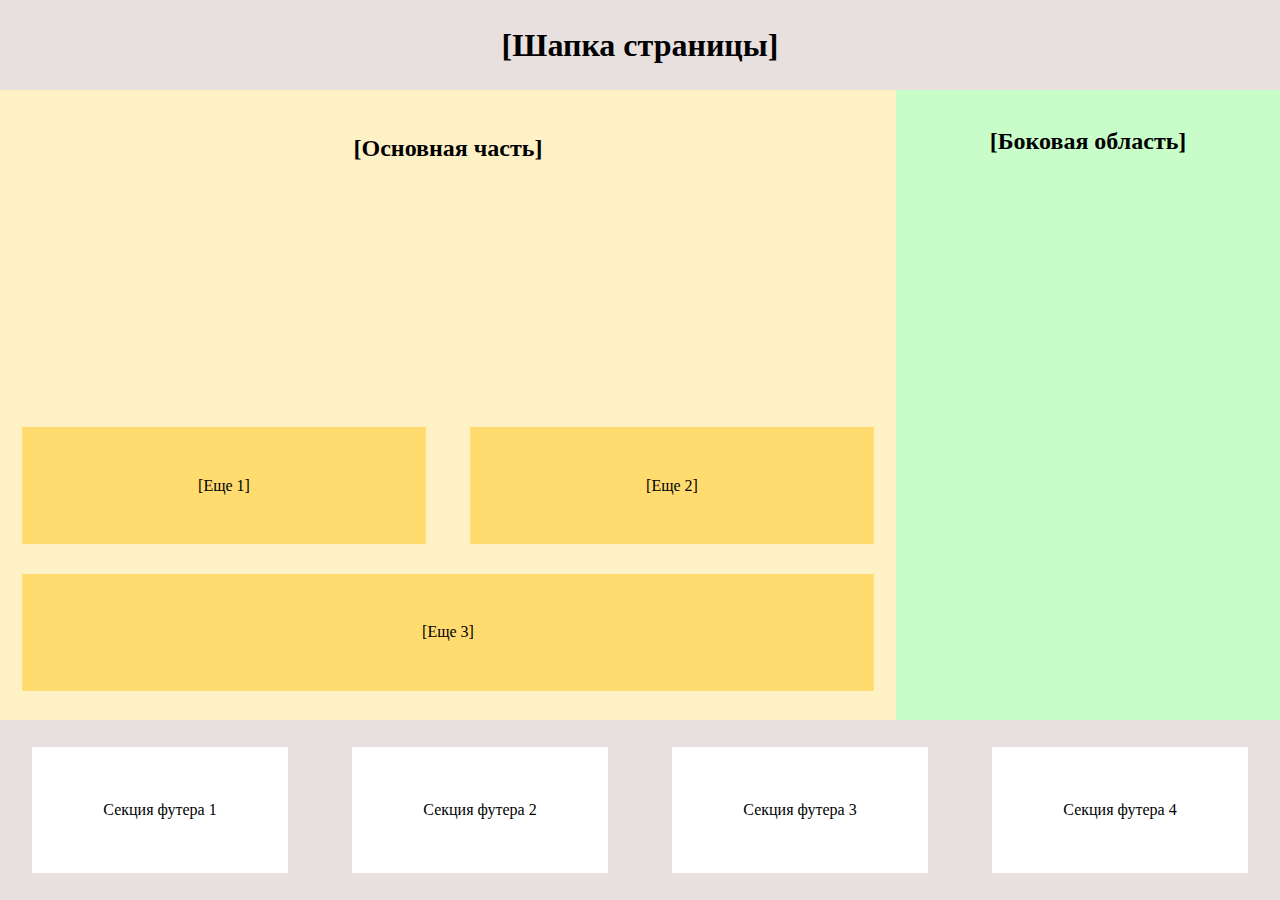
<file: Задание 2/index.html>
<!DOCTYPE html>
<html lang="en">
<head>
    <meta charset="UTF-8">
    <meta http-equiv="X-UA-Compatible" content="IE=edge">
    <meta name="viewport" content="width=device-width, initial-scale=1.0">
    <title>Document</title>
    <link rel="stylesheet" href="./css/normalize.css">
    <link rel="stylesheet" href="./css/style.css">
</head>
<body>
    <div class="grid-container">
        <header>
            <div class="header-text">
                <h1>[Шапка страницы]</h1>
            </div>
        </header>
        <main>
            <section class="main-text">
                <h2>[Основная часть]</h2>
            </section>
            <div class="main_grid_text">
                <div class="grid_item box1">
                    <div class="text_submain">
                        [Еще 1]
                    </div>
                </div>
                <div class="grid_item box2">
                    <div class="text_submain">
                        [Еще 2]
                    </div>
                </div>
                <div class="grid_item box3">
                    <div class="text_submain">
                        [Еще 3]
                    </div>
                </div>
            </div>
        </main>
        <aside>
            <h2>[Боковая область]</h2>
        </aside>
        <footer>
            <section class="section_footer">Секция футера 1</section>
            <section class="section_footer">Секция футера 2</section>
            <section class="section_footer">Секция футера 3</section>
            <section class="section_footer">Секция футера 4</section>
        </footer>
    </div>
</body>
</html>
</file>
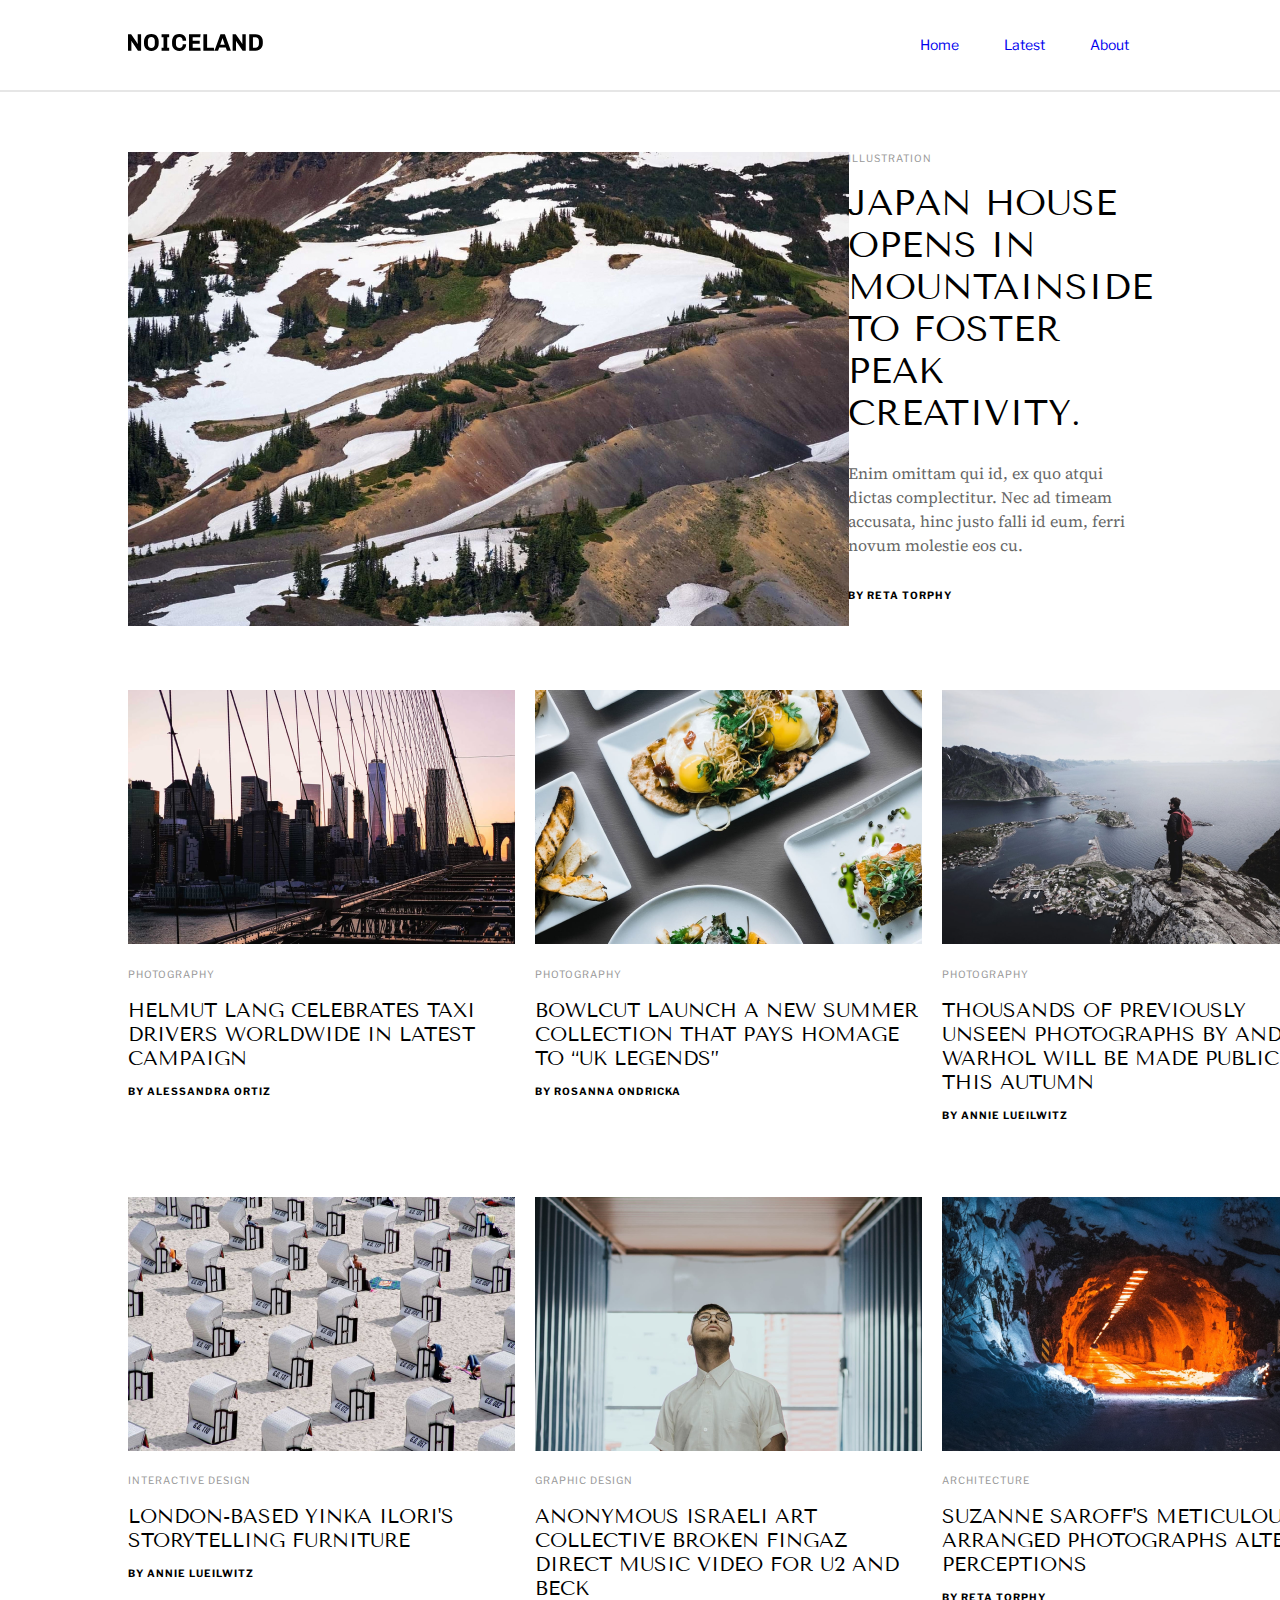
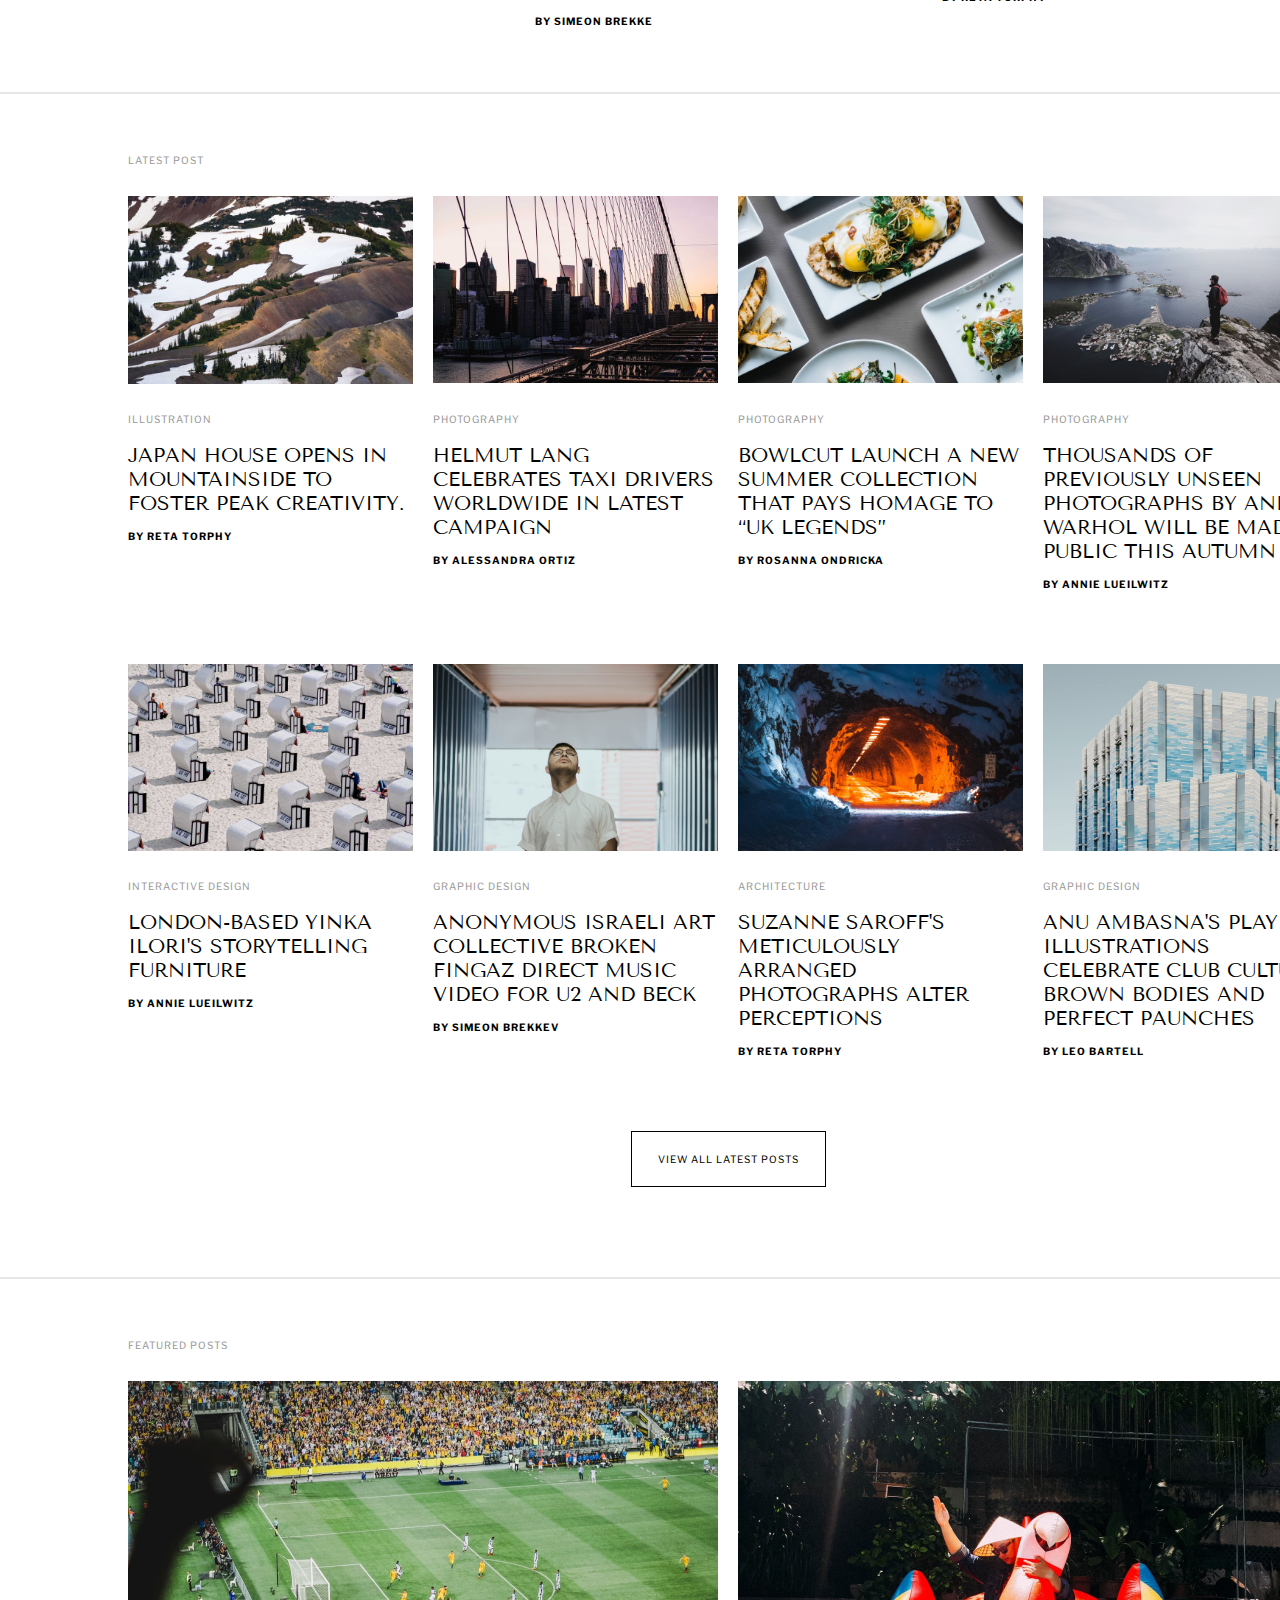
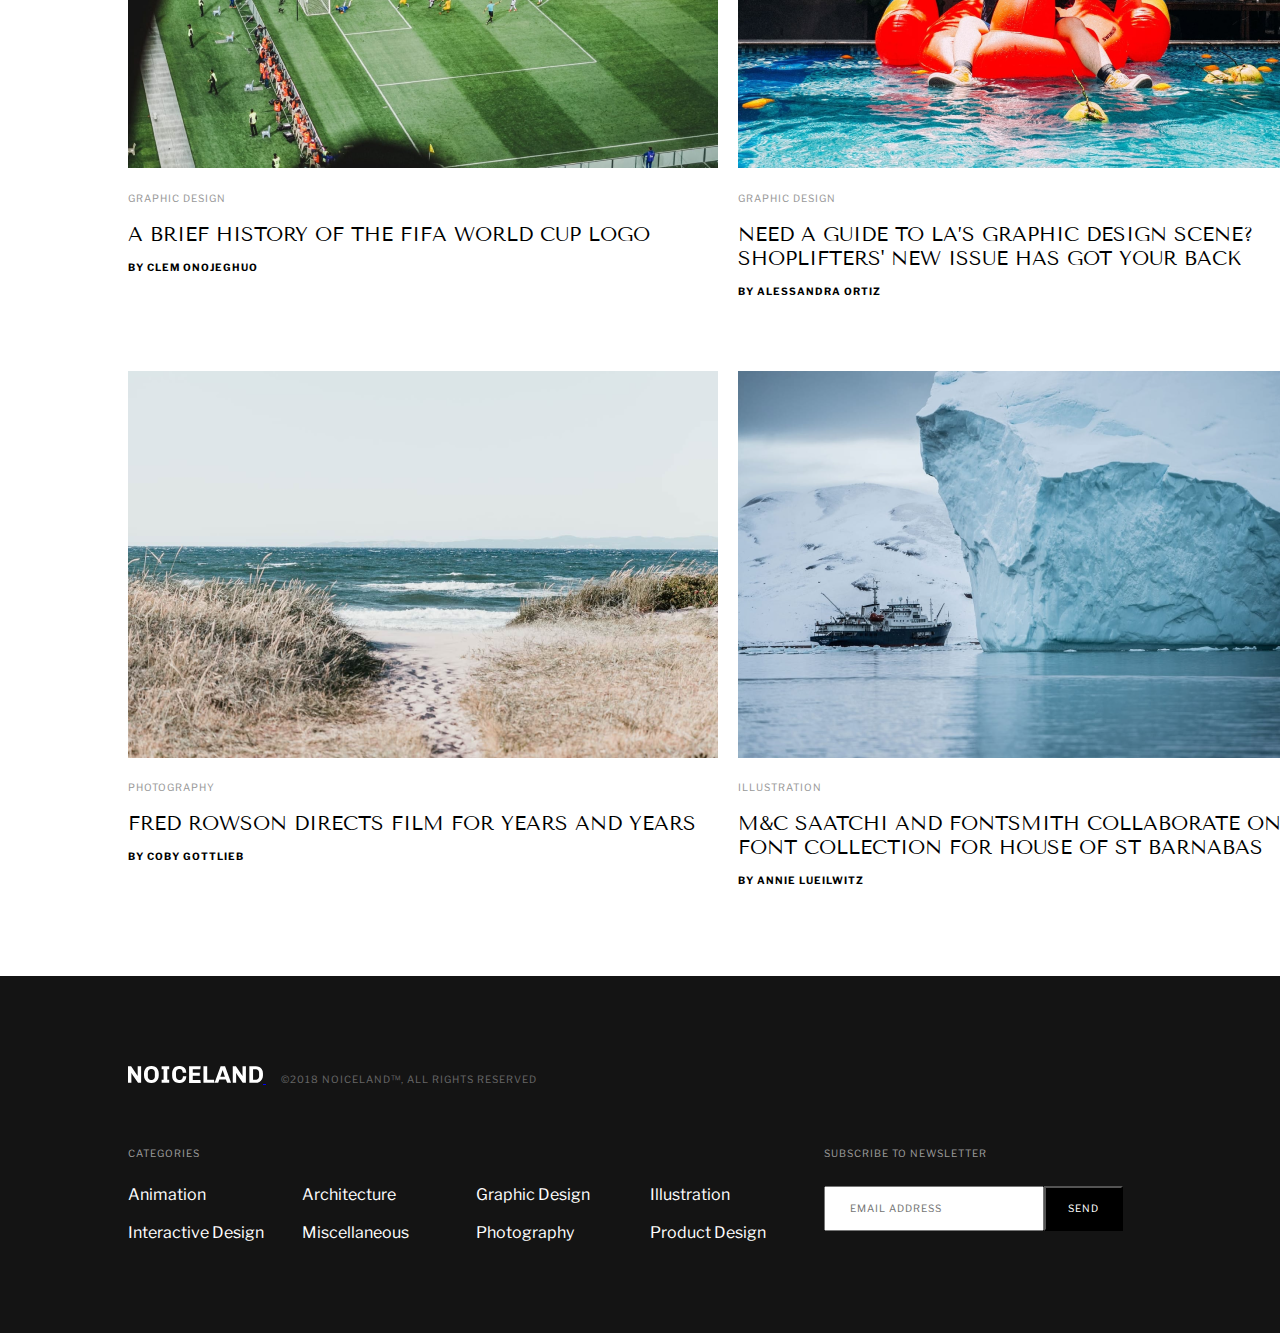
<file: Задание 3/index.html>
<!DOCTYPE html>
<html lang="en">
<head>
    <meta charset="UTF-8">
    <meta http-equiv="X-UA-Compatible" content="IE=edge">
    <meta name="viewport" content="width=device-width, initial-scale=1.0">
    <title>Document</title>
    <link rel="preconnect" href="https://fonts.googleapis.com">
    <link rel="preconnect" href="https://fonts.gstatic.com" crossorigin>
    <link href="https://fonts.googleapis.com/css2?family=Libre+Franklin:wght@400;700&family=Roboto:wght@400;500;700&family=Source+Serif+Pro&family=Tenor+Sans&display=swap" rel="stylesheet">
    <link rel="stylesheet" href="./css/normalize.css">
    <link rel="stylesheet" href="./css/style.css">
</head>
<body>
        <header class="header">
            <div class="wrapper">
                <section class="header_container">
                    <div class="header_logo_container">
                        <a href="#" class="header__logo">
                            <img src="./img/logo.svg" alt="Logo">
                        </a>
                    </div>
                    <nav class="header_menu">
                        <ul class="header__list">
                            <li><a href="#" class="header__link">Home</a></li>
                            <li><a href="#" class="header__link">Latest</a></li>
                            <li><a href="#" class="header__link">About</a></li>
                        </ul>
                    </nav>
                </section>
            </div>
            <div class="line"></div>
            <div class="wrapper">
                <section class="header_banner">
                    <div class="banner">
                        <img src="./img/banner.jpg" alt="Mountains">
                    </div>
                    <div class="header_description">
                        <h3 class="subheader_image">Illustration</h3>
                        <h1>Japan House opens in mountainside to foster peak creativity.</h1>
                        <p class="header_text">Enim omittam qui id, ex quo atqui dictas complectitur. Nec ad timeam accusata, hinc justo falli id eum, ferri novum molestie eos cu.</p>
                        <span class="name">By Reta Torphy</span>
                    </div>
                </section>
            </div>
        </header>
        <main class="main">
            <div class="wrapper">
                <section class="main_section_post">
                    <div class="post_item">
                        <img src="./img/taxi_drivers.png" alt="Bridge">
                        <p class="subheader_image">Photography</p>
                        <p class="image_description">Helmut Lang celebrates taxi drivers worldwide in latest campaign</p>
                        <p class="name">By Alessandra Ortiz</p>
                    </div>
                    <div class="post_item">
                        <img src="./img/launch.png" alt="Food">
                        <p class="subheader_image">Photography</p>
                        <p class="image_description text">Bowlcut launch a new summer collection that pays homage to “UK legends”</p>
                        <p class="name">By Rosanna Ondricka</p>
                    </div>
                    <div class="post_item">
                        <img src="./img/photographs_by_andy.png" alt="Andy">
                        <p class="subheader_image">Photography</p>
                        <p class="image_description">Thousands of previously unseen photographs by Andy Warhol will be made public this Autumn</p>
                        <p class="name">By Annie Lueilwitz</p>
                    </div>
                    <div class="post_item">
                        <img src="./img/storytelling furniture.png" alt="Furniture">
                        <p class="subheader_image">Interactive Design</p>
                        <p class="image_description">London-based Yinka Ilori's storytelling furniture</p>
                        <p class="name">By Annie Lueilwitz</p>
                    </div>
                    <div class="post_item">
                        <img src="./img/art_collective.png" alt="Man">
                        <p class="subheader_image">Graphic Design</p>
                        <p class="image_description">Anonymous Israeli art collective Broken Fingaz direct music video for U2 and Beck</p>
                        <p class="name">By Simeon Brekke</p>
                    </div>
                    <div class="post_item">
                        <img src="./img/alter-perceptions.png" alt="Tunnel">
                        <p class="subheader_image">Architecture</p>
                        <p class="image_description">Suzanne Saroff's meticulously arranged photographs alter perceptions</p>
                        <p class="name">By Reta Torphy</p>
                    </div>
                </section>
            </div>
            <div class="line"></div>
            <div class="wrapper">
                <h3 class="subheader_posts">latest post</h3>
                <section class="main_section_latest_post">
                    <div class="latest_post_item">
                        <img src="./img/banner.jpg" alt="Mountains">
                        <p class="subheader_image">Illustration</p>
                        <p class="image_description">Japan House opens in mountainside to foster peak creativity.</p>
                        <p class="name">By Reta Torphy</p>
                    </div>
                    <div class="latest_post_item">
                        <img src="./img/taxi_drivers.png" alt="Bridge">
                        <p class="subheader_image">Photography</p>
                        <p class="image_description">Helmut Lang celebrates taxi drivers worldwide in latest campaign</p>
                        <p class="name">By Alessandra Ortiz</p>
                    </div>
                    <div class="latest_post_item">
                        <img src="./img/launch.png" alt="Food">
                        <p class="subheader_image">Photography</p>
                        <p class="image_description">Bowlcut launch a new summer collection that pays homage to “UK legends”</p>
                        <p class="name">By Rosanna Ondricka</p>
                    </div>
                    <div class="latest_post_item">
                        <img src="./img/photographs_by_andy.png" alt="Andy">
                        <p class="subheader_image">Photography</p>
                        <p class="image_description">Thousands of previously unseen photographs by Andy Warhol will be made public this Autumn</p>
                        <p class="name">By Annie Lueilwitz</p>
                    </div>
                    <div class="latest_post_item">
                        <img src="./img/storytelling furniture.png" alt="Furniture">
                        <p class="subheader_image">Interactive Design</p>
                        <p class="image_description">London-based Yinka Ilori's storytelling furniture</p>
                        <p class="name">By Annie Lueilwitz</p>
                    </div>
                    <div class="latest_post_item">
                        <img src="./img/art_collective.png" alt="Man">
                        <p class="subheader_image">Graphic Design</p>
                        <p class="image_description">Anonymous Israeli art collective Broken Fingaz direct music video for U2 and Beck</p>
                        <p class="name">By Simeon Brekkev</p>
                    </div>
                    <div class="latest_post_item">
                        <img src="./img/alter-perceptions.png" alt="Tunnel">
                        <p class="subheader_image">Architecture</p>
                        <p class="image_description">Suzanne Saroff's meticulously arranged photographs alter perceptions</p>
                        <p class="name">By Reta Torphy</p>
                    </div>
                    <div class="latest_post_item">
                        <img src="./img/build.png" alt="Build">
                        <p class="subheader_image">Graphic Design</p>
                        <p class="image_description">Anu Ambasna's playful illustrations celebrate club culture, brown bodies and perfect paunches</p>
                        <p class="name">By Leo Bartell</p>
                    </div>
                    <div class="button">
                        <p class="button_text">view all latest posts</p>
                    </div>
                </section>
            </div>
            <div class="line"></div>
            <div class="wrapper">
                <h3 class="subheader_posts">featured POSTS</h3>
                <section class="main_section_feature_post">
                    <div class="future_post_item">
                        <img src="./img/fifa.png" alt="Fifa">
                        <p class="subheader_image">Graphic Design</p>
                        <p class="image_description">A Brief History of the FIFA World Cup Logo</p>
                        <p class="name">By Clem Onojeghuo</p>
                    </div>
                    <div class="future_post_item">
                        <img src="./img/waterpool.png" alt="Waterpool">
                        <p class="subheader_image">Graphic Design</p>
                        <p class="image_description">Need a guide to LA’s graphic design scene? Shoplifters' new issue has got your back</p>
                        <p class="name">By Alessandra Ortiz</p>
                    </div>
                    <div class="future_post_item">
                        <img src="./img/yellow_grass.png" alt="Grass">
                        <p class="subheader_image">Photography</p>
                        <p class="image_description">Fred Rowson directs film for Years and Years</p>
                        <p class="name">By Coby Gottlieb</p>
                    </div>
                    <div class="future_post_item">
                        <img src="./img/snow_mountain.png" alt="Snow">
                        <p class="subheader_image">Illustration</p>
                        <p class="image_description">M&C Saatchi and Fontsmith collaborate on font collection for House of St Barnabas</p>
                        <p class="name">By Annie Lueilwitz</p>
                    </div>
                </section>
            </div>
            </main>
            <footer class="footer">
                <div class="wrapper">
                    <div class="footer_logo">
                        <a href="#" class="logo">
                            <img src="./img/footer_logo.svg" alt="Logo">
                        </a>
                        <span>&copy;2018 Noiceland™, all rights reserved</span>
                    </div>
                    <section class="footer_categories">
                        <h3 class="footer_categories_header">Categories</h3>
                        <div class="animation">
                            Animation
                        </div>
                        <div class="architecture">
                            Architecture
                        </div>
                        <div class="graphic">
                            Graphic Design
                        </div>
                        <div class="illustration">
                            Illustration
                        </div>
                        <div class="interactive Design">
                            Interactive Design
                        </div>
                        <div class="miscellaneous">
                            Miscellaneous
                        </div>
                        <div class="photography">
                            Photography
                        </div>
                        <div class="product">
                            Product Design
                        </div>
                        <h3 class="footer_email">Subscribe to newsletter</h3>
                        <div class="input">
                            <input class="input_element" type="email" placeholder="Email address">
                            <button class="input_button">
                                <p class="input_button_text">send</p></button>
                        </div>
                    </section>
                  
                </div>               
            </footer>
</body>
</html>
</file>
<file: Задание 2/css/style.css>
* {
    margin:0;
    padding:0;
    box-sizing:border-box;
}
.grid-container {
    width: 100vw;
    height:100vh;
    display: grid;
    grid-template: 10% 70% 20%/70% 30%;
    grid-template-areas: "header header"
                         "main side"
                         "footer footer"
    ;
}
header{
    grid-area: header;
    display: flex;
    background-color: rgb(232, 223, 223);
}
.header-text{
    margin: auto;
}
h1{
    margin:0;
}
main{
    grid-area: main;
    display: grid;
    grid-template-rows: repeat(2, 1fr);
    padding-top:5%;
    text-align: center;
    background-color: rgba(255, 219, 112, 0.4);
}
.main_grid_text{
    display: grid;
    grid-template: repeat(2, 40%)/repeat(2, 45%);
    grid-template-areas: "box1 box2"
                         "box3 box3";
    justify-content: space-around;
    row-gap: 10%;
}
.grid_item{
    display:flex;
    background-color:rgb(255, 219, 112);
}
.box1{
    grid-area: box1;
}
.box2{
    grid-area: box2;
}
.box3{
    grid-area: box3;
    justify-self:stretch;
}
.text_submain{
    margin: auto;
}
aside{
    grid-area: side;
    padding-top: 10%;
    text-align: center;
    background-color: rgba(145, 250, 145, 0.5);
}

footer{
    grid-area: footer;
    display: grid;
    grid-template-columns: repeat(4, 20%);
    align-items: center;
    justify-content: space-around;
    background-color: rgb(232, 223, 223);
}
.section_footer{
    height: 70%;
    display: flex;
    justify-content: center;
    align-items: center;
    background-color: white;
}
</file>
<file: Задание 3/css/style.css>
*{
    margin:0;
    padding:0;
    box-sizing: border-box;
    font-family: 'Libre Franklin', sans-serif;
}
h1, .image_description{
    font-family: 'Tenor Sans';
    font-weight: 400;
    text-transform: uppercase;
    color: #000000;
}
h1{
    margin: 18px 0 27px;
    font-size: 36px;
    line-height: 42px;
}
.image_description{
    margin:18px 0 15px;
    font-size: 20px;
    line-height: 24px;
}
h3,.subheader_image{
    font-weight: 400;
    font-size: 10px;
    line-height: 12px;
    letter-spacing: 1px;
    text-transform: uppercase;
    color: #999999;
}
.wrapper{
    width:80vw;
    margin:auto;
    display:grid;
    grid-template-areas: "header"
                         "main"
                         "footer";
}
.line{
    border:1px solid #E6E6E6;
    width: 100vw;
    margin-bottom: 60px;
}
.header{
    grid-area:header;
    max-height:100vh;
    margin-bottom:60px;
}
.header_container{
    display: grid;
    grid-template: 90px/repeat(2, 1fr);
    align-items: center;
}
.header_logo_container{
    justify-self:start;
}
.header_menu{
    display:grid;
}
.header__list {
    width: 255px;
    justify-self: end;
	display: grid;
	grid-auto-flow: column;
    justify-content: space-around;
    list-style: none;
}
.header__link {
	text-decoration: none;
    font-size:14px;
}
.header_banner{
    height:474;
    display:grid;
    grid-template-columns: minmax(auto, 720px) minmax(auto, 430px);
    justify-content: space-between;
}
.header_text{
    margin-right:11px;
    margin-bottom:28px;
    font-family: 'Source Serif Pro';
    font-weight: 400;
    font-size: 16px;
    line-height: 24px;
    color: #666666;
}
.name{
    font-weight: 700;
    font-size: 10px;
    line-height: 12px;
    letter-spacing: 1px;
    text-transform: uppercase;
    color: #000000;
}
.main{
    grid-area: main;
}
.main_section_post{
    height: 910px;
    display:grid;
    grid-template: repeat(2, 1fr) / repeat(3, 1fr);
    row-gap:76px;
    column-gap:20px;
    margin-bottom: 92px;
}
.post_item img, .future_post_item img{
    margin-bottom:19px;
}
.subheader_posts{
    margin-bottom:30px;
}
.main_section_latest_post{
    display: grid;
    grid-template:repeat(2, 1fr) / repeat(4, 1fr);
    row-gap:74px;
    column-gap:20px;
    margin-bottom:90px;
}
.latest_post_item img{
    max-width:285px;
    margin-bottom:25px;
}
.button{
    margin:0 auto;
    text-align: center;
    padding: 21px 26px;
    grid-column: 1/5;
    border: 1px solid black;
}
.button_text{
    font-weight: 400;
    font-size: 10px;
    line-height: 12px;
    letter-spacing: 1px;
    text-transform: uppercase;
    color: #000000;
}
.main_section_feature_post{
    display:grid;
    grid-template: repeat(2, minmax(auto, 1fr)) / repeat(2, minmax(auto, 610px));
    row-gap:74px;
    column-gap:20px;
    justify-content: space-between;
    margin-bottom: 90px;
}
.footer{
    grid-area:footer;
    padding:90px 0;
    background-color: #141414;
    color: white;
}
.footer_logo a{
    margin-right:15px;
}
.footer_logo span{
    font-weight: 400;
    font-size: 10px;
    line-height: 12px;
    letter-spacing: 1px;
    text-transform: uppercase;
    color: #666666;
}
.footer_categories{
    display: grid;
    grid-template-columns: repeat(6, 1fr);
    grid-template-rows: repeat(3, 1fr);
    justify-items: start;
    gap:20px;
    margin-top:60px;

}
.footer_categories_header{
    grid-column:1/5;
    grid-row:1/2;
}
.animation{
    grid-column:1/2;
    grid-row:2/3;
}
.architecture{
    grid-column:2/3;
    grid-row:2/3;
}
.graphic{
    grid-column:3/4;
    grid-row:2/3;
}
.illustration{
    grid-column:4/5;
    grid-row:2/3;
}
.interactive{
    grid-column:1/2;
    grid-row:3/4;
}
.miscellaneous{
    grid-column:2/3;
    grid-row:3/4;;
}
.photography{
    grid-column:3/4;
    grid-row:3/4;
}
.product{
    grid-column:4/5;
    grid-row:3/4;
}
.footer_email{
    grid-column:5/7;
    grid-row:1/2;
}
.input{
    grid-column:5/7;
    grid-row:2/4;
    width:300px;
    display:flex;

}
.input_element{
    height: 45px;
    width:220px;
    padding-left:24px;
    font-size: 10px;
    line-height: 12px;
    letter-spacing: 1px;
    text-transform: uppercase;
    color:#666666;
}
.input_button{
    height:45px;
    width: 79px;
    background-color:black;
    cursor:pointer;
}
.input_button_text{
    font-weight: 400;
    font-size: 10px;
    line-height: 12px;
    letter-spacing: 1px;
    text-transform: uppercase;
    color: #FFFFFF;
}
</file>
